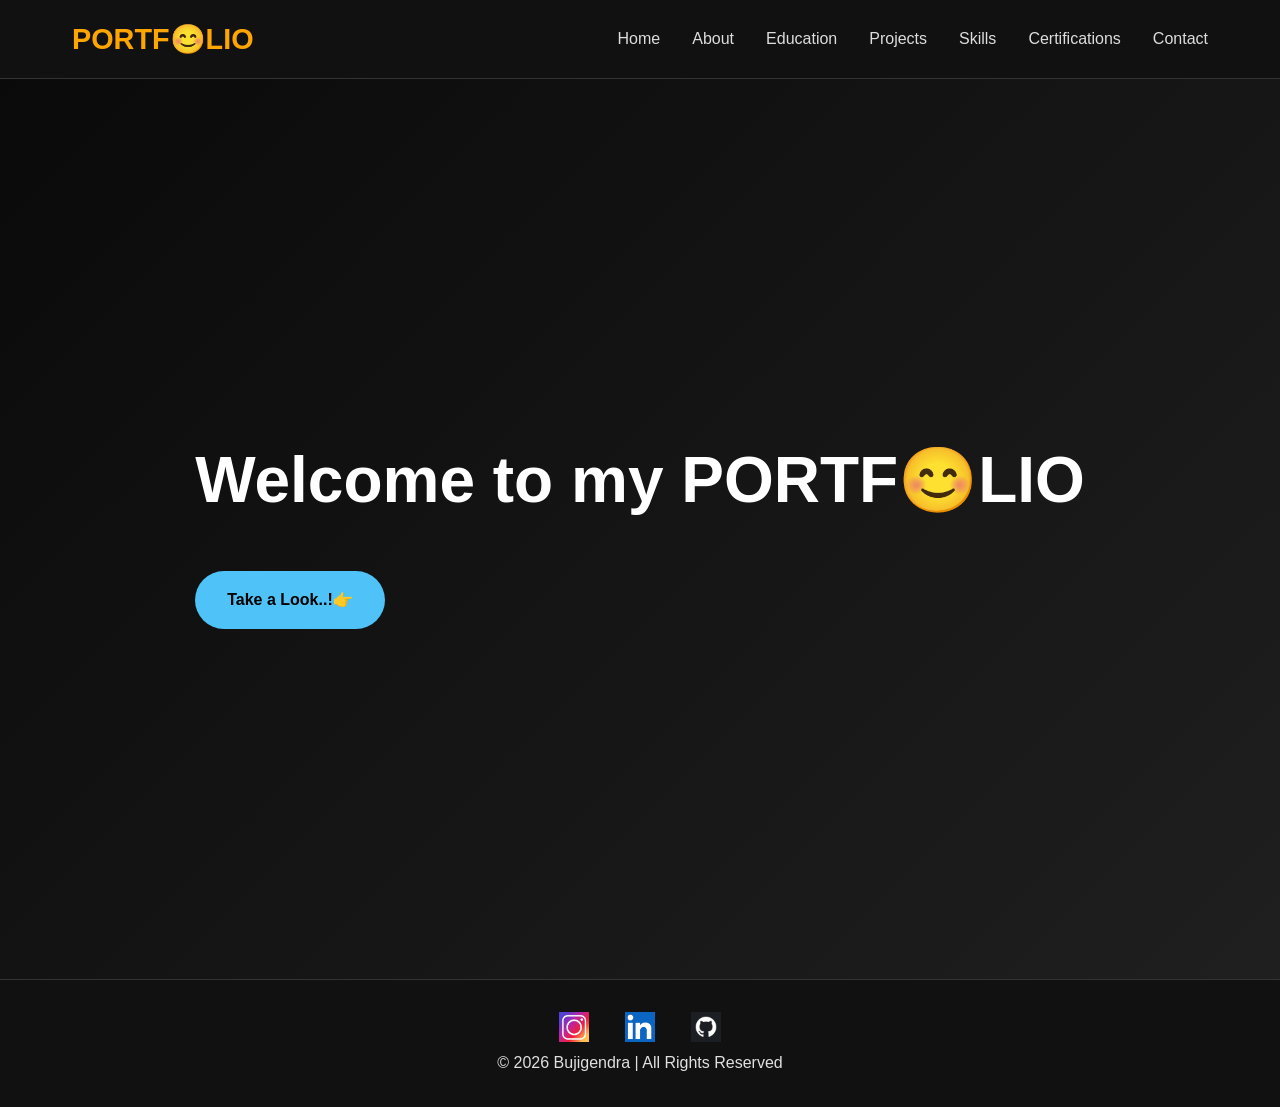
<file: index.html>
<!DOCTYPE html>
<html lang="en">
<head>
    <meta charset="UTF-8">
    <meta name="viewport" content="width=device-width, initial-scale=1.0">
    <title>Bujigendra Reddy - Home</title>
    <link rel="stylesheet" href="styles.css">
</head>
<body>
    <!-- HEADER (same in all files) -->
    <header>
        <nav>
            <div class="nav-container">
            <div class="logo">PORTF😊LIO</div>
                <ul>
                    <li><a href="home.html" class="active">Home</a></li>
                    <li><a href="about.html">About</a></li>
                    <li><a href="education.html">Education</a></li>
                    <li><a href="projects.html">Projects</a></li>
                    <li><a href="skills.html">Skills</a></li>
                    <li><a href="certifications.html">Certifications</a></li>
                    <li><a href="contact.html">Contact</a></li>
                </ul>
            </div>
        </nav>
    </header>

    <!-- WELCOME -->
    <main class="welcome">
        <div class="wel-content">
            <div class="wel-text">
                <h1>Welcome to my PORTF😊LIO</h1>
                <a href="home.html" class="btn">Take a Look..!👉</a>
            </div>
        </div>
    </main>

    <!-- FOOTER -->
    <footer>
        <div class="social-links">
            <a href="https://www.instagram.com/bujigendra_reddy">
                <img src="instagram.png" alt="Instagram">
            </a>
            <a href="https://www.linkedin.com/in/bujigendra-reddy-966723347/">
                <img src="linkedin.png" alt="LinkedIn">
            </a>
            <a href="https://github.com/bujigendrareddy0220-ai">
                <img src="github.webp" alt="GitHub">
            </a>
        </div>
        <p class="copyright">© 2026 Bujigendra | All Rights Reserved</p>
    </footer>
</body>
</html>
</file>
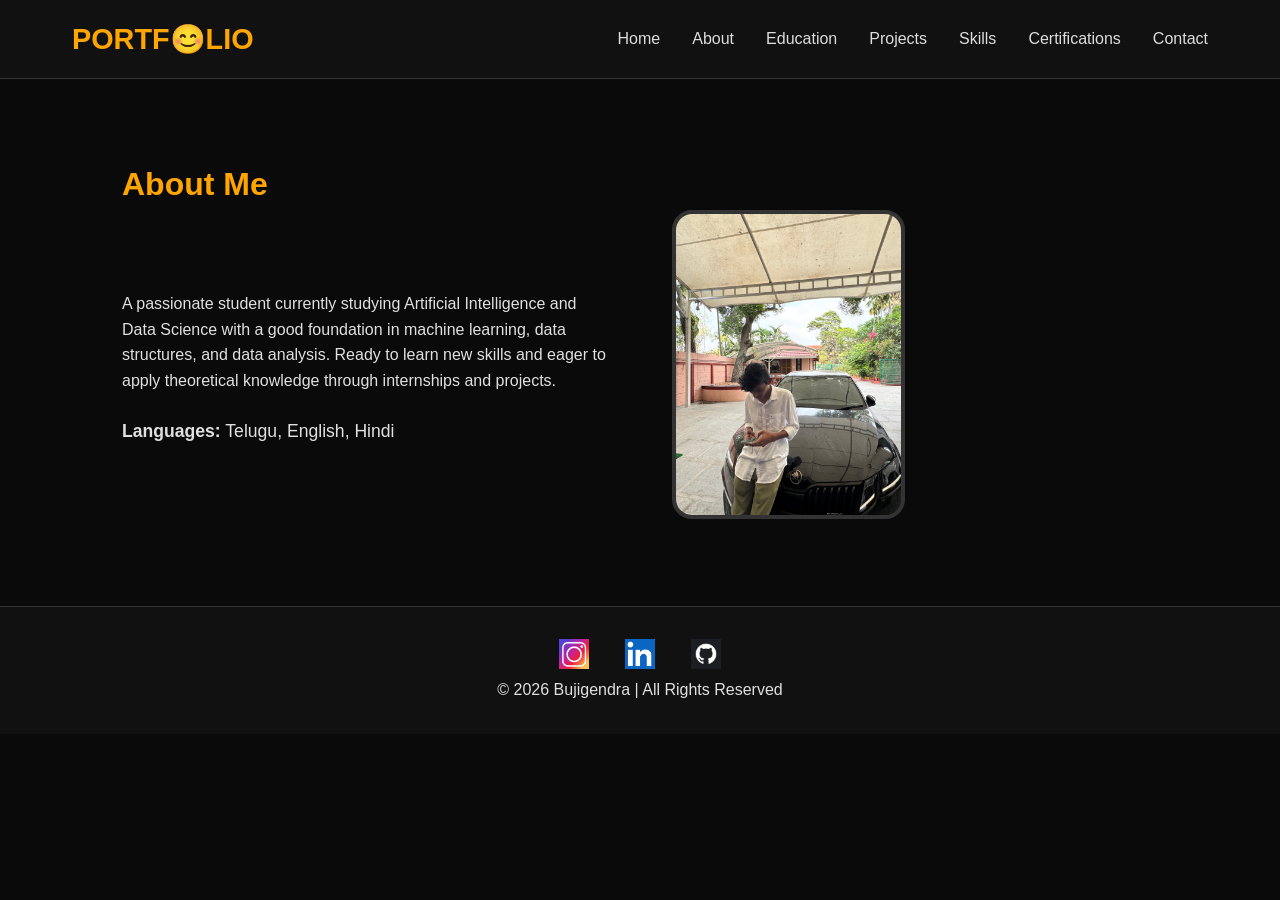
<file: about.html>
<!DOCTYPE html>
<html lang="en">
<head>
    <meta charset="UTF-8">
    <meta name="viewport" content="width=device-width, initial-scale=1.0">
    <title>Bujigendra Reddy - About</title>
    <link rel="stylesheet" href="styles.css">
</head>
<body>
    <!-- HEADER -->
    <header>
        <nav>
            <div class="nav-container">
                <div class="logo">PORTF😊LIO</div>
                <ul>
                    <li><a href="home.html">Home</a></li>
                    <li><a href="about.html" class="active">About</a></li>
                    <li><a href="education.html">Education</a></li>
                    <li><a href="projects.html">Projects</a></li>
                    <li><a href="skills.html">Skills</a></li>
                    <li><a href="certifications.html">Certifications</a></li>
                    <li><a href="contact.html">Contact</a></li>
                </ul>
            </div>
        </nav>
    </header>

    <!-- ABOUT -->
    <main class="about-page">
        <div class="container">
            <h1>About Me</h1>
            <div class="about-grid">
                <div class="about-text">
                    <p>A passionate student currently studying Artificial Intelligence and Data Science with a good foundation in machine learning, data structures, and data analysis. Ready to learn new skills and eager to apply theoretical knowledge through internships and projects.</p>
                    <div class="languages">
                        <strong>Languages:</strong> Telugu, English, Hindi
                    </div>
                </div>
                <div class="about-image">
                    <!-- SAME PHOTO AS HOME -->
                    <img src="my2.jpeg" alt="Bujigendra Reddy Profile Photo" onerror="this.src='https://via.placeholder.com/500x500/1f1f1f/ffffff?text=Your+Photo';">
                </div>
            </div>
        </div>
    </main>

    <!-- FOOTER -->
    <footer>
        <div class="social-links">
            <a href="https://www.instagram.com/bujigendra_reddy">
                <img src="instagram.png" alt="Instagram">
            </a>
            <a href="https://www.linkedin.com/in/bujigendra-reddy-966723347/">
                <img src="linkedin.png" alt="LinkedIn">
            </a>
            <a href="https://github.com/bujigendrareddy0220-ai">
                <img src="github.webp" alt="GitHub">
            </a>
        <p class="copyright">© 2026 Bujigendra | All Rights Reserved</p>
    </footer>
</body>
</html>
</file>
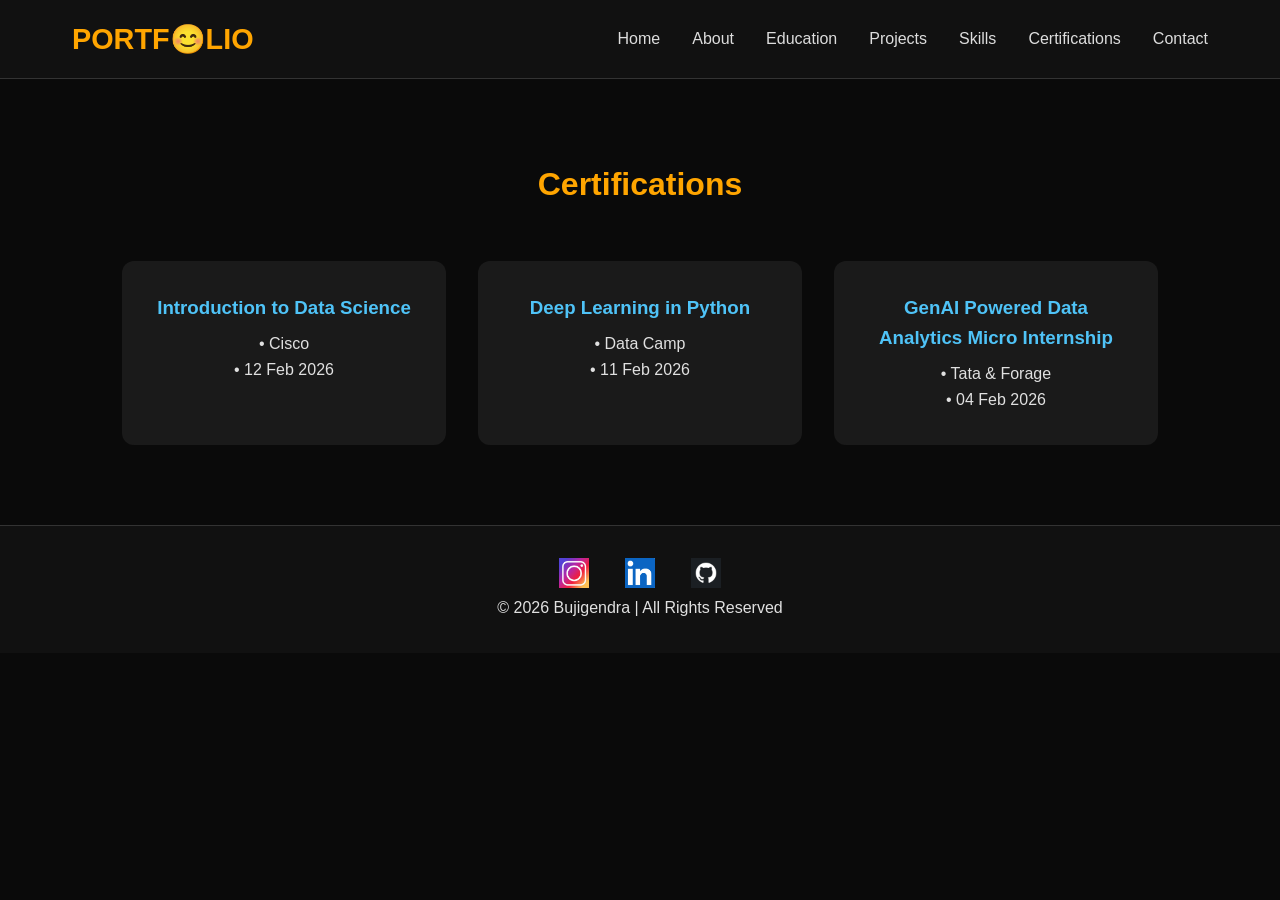
<file: certifications.html>
<!DOCTYPE html>
<html lang="en">
<head>
    <meta charset="UTF-8">
    <meta name="viewport" content="width=device-width, initial-scale=1.0">
    <title>Bujigendra Reddy - Certifications</title>
    <link rel="stylesheet" href="styles.css">
</head>
<body>
    <!-- HEADER -->
    <header>
        <nav>
            <div class="nav-container">
                <div class="logo">PORTF😊LIO</div>
                <ul>
                    <li><a href="home.html">Home</a></li>
                    <li><a href="about.html">About</a></li>
                    <li><a href="education.html">Education</a></li>
                    <li><a href="projects.html">Projects</a></li>
                    <li><a href="skills.html">Skills</a></li>
                    <li><a href="certifications.html" class="active">Certifications</a></li>
                    <li><a href="contact.html">Contact</a></li>
                </ul>
            </div>
        </nav>
    </header>

    <!-- CERTIFICATIONS -->
    <main class="certifications-page">
        <div class="container">
            <h1>Certifications</h1><br><br>
            <div class="cert-grid">
                <div class="cert-card">
                    <h3>Introduction to Data Science</h3>
                    <p>• Cisco</p>
                    <p>• 12 Feb 2026</p>
                </div>
                <div class="cert-card">
                    <h3>Deep Learning in Python</h3>
                    <p>• Data Camp</p>
                    <p>• 11 Feb 2026</p>
                </div>
                <div class="cert-card">
                    <h3>GenAI Powered Data Analytics Micro Internship</h3>
                    <p>• Tata &amp; Forage</p>
                    <p>• 04 Feb 2026</p>
                </div>
            </div>
        </div>
    </main>

    <!-- FOOTER -->
    <footer>
        <div class="social-links">
            <a href="https://www.instagram.com/bujigendra_reddy">
                <img src="instagram.png" alt="Instagram">
            </a>
            <a href="https://www.linkedin.com/in/bujigendra-reddy-966723347/">
                <img src="linkedin.png" alt="LinkedIn">
            </a>
            <a href="https://github.com/bujigendrareddy0220-ai">
                <img src="github.webp" alt="GitHub">
            </a>
        <p class="copyright">© 2026 Bujigendra | All Rights Reserved</p>
    </footer>
</body>
</html>
</file>
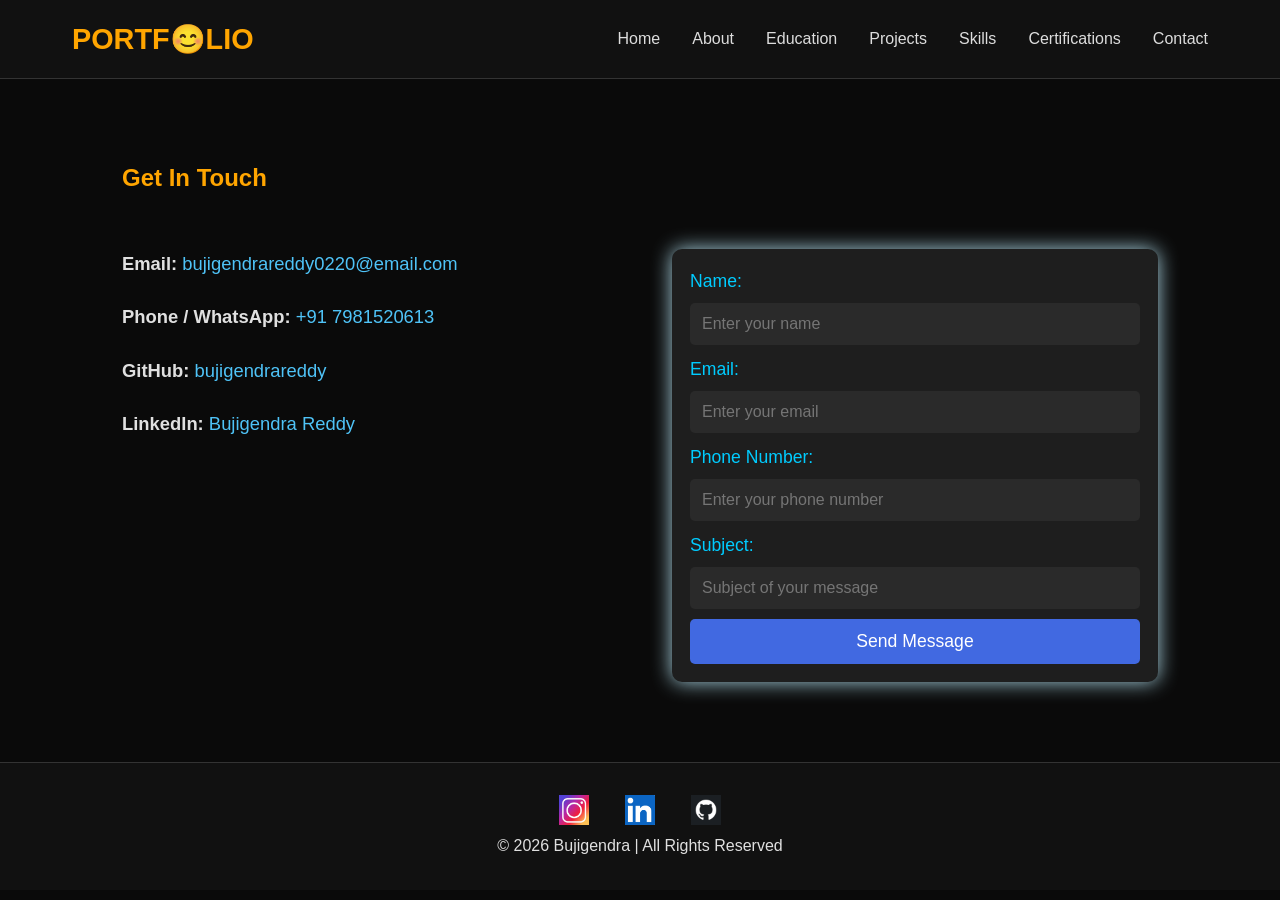
<file: contact.html>
<!DOCTYPE html>
<html lang="en">
<head>
    <meta charset="UTF-8">
    <meta name="viewport" content="width=device-width, initial-scale=1.0">
    <title>Bujigendra Reddy - Contact</title>
    <link rel="stylesheet" href="styles.css">
</head>
<body>
    <!-- HEADER -->
    <header>
        <nav>
            <div class="nav-container">
                <div class="logo">PORTF😊LIO</div>
                <ul>
                    <li><a href="home.html">Home</a></li>
                    <li><a href="about.html">About</a></li>
                    <li><a href="education.html">Education</a></li>
                    <li><a href="projects.html">Projects</a></li>
                    <li><a href="skills.html">Skills</a></li>
                    <li><a href="certifications.html">Certifications</a></li>
                    <li><a href="contact.html" class="active">Contact</a></li>
                </ul>
            </div>
        </nav>
    </header>
    <!-- CONTACT -->
    <section class="contact-page">
        <div class="container">
            <h1>Get In Touch</h1><br><br>
            <div class="contact-grid">
                <div class="contact-info">
                    <p><strong>Email:</strong> <a href="mailto:bujigendrareddy0220@email.com">bujigendrareddy0220@email.com</a></p>
                    <p><strong>Phone / WhatsApp:</strong> <a href="tel:+917981520613">+91 7981520613</a></p>
                    <p><strong>GitHub:</strong> <a href="https://github.com/bujigendrareddy" target="_blank">bujigendrareddy</a></p>
                    <p><strong>LinkedIn:</strong> <a href="https://linkedin.com/in/bujigendrareddy" target="_blank">Bujigendra Reddy</a></p>
                </div>
                <form class="contact-form">
                    <div class="form-group">
                        <label for="name">Name:</label>
                        <input type="text" id="name" placeholder="Enter your name" required>
                    </div>
                    <div class="form-group">
                        <label for="email">Email:</label>
                        <input type="email" id="email" placeholder="Enter your email" required>
                    </div>
                    <div class="form-group">
                        <label for="number">Phone Number:</label>
                        <input type="tel" id="number" placeholder="Enter your phone number">
                    </div>
                    <div class="form-group">
                        <label for="subject">Subject:</label>
                        <input type="text" id="subject" placeholder="Subject of your message">
                    </div>
                    <button type="submit" class="submit-btn">Send Message</button>
                </form>
            </div>
        </div>
    </section>

    <!-- FOOTER -->
    <footer>
        <div class="social-links">
            <a href="https://www.instagram.com/bujigendra_reddy">
                <img src="instagram.png" alt="Instagram">
            </a>
            <a href="https://www.linkedin.com/in/bujigendra-reddy-966723347/">
                <img src="linkedin.png" alt="LinkedIn">
            </a>
            <a href="https://github.com/bujigendrareddy0220-ai">
                <img src="github.webp" alt="GitHub">
            </a>
        </div>
        <p class="copyright">© 2026 Bujigendra | All Rights Reserved</p>
    </footer>
</body>
</html>
</file>
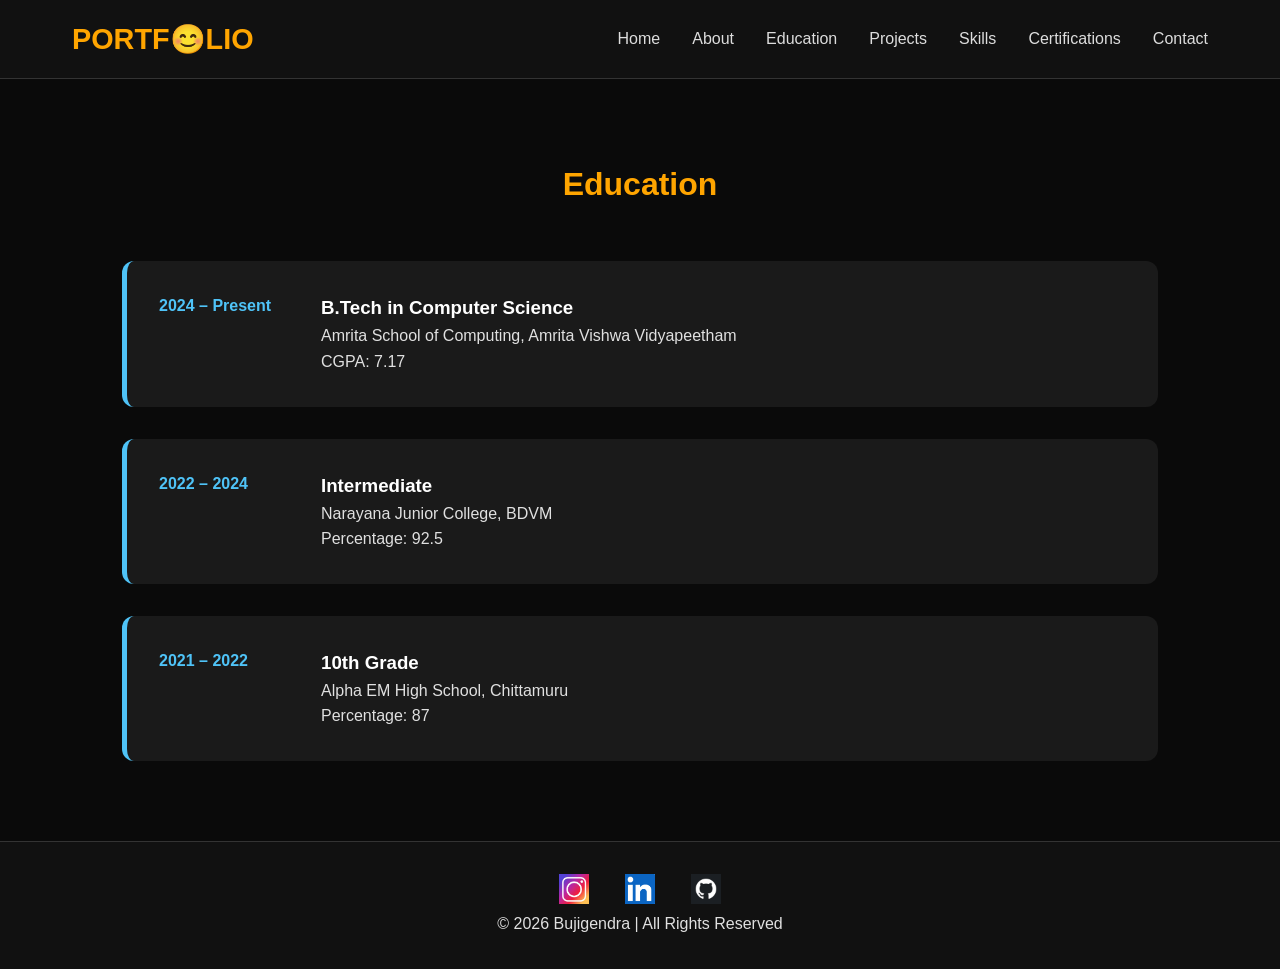
<file: education.html>
<!DOCTYPE html>
<html lang="en">
<head>
    <meta charset="UTF-8">
    <meta name="viewport" content="width=device-width, initial-scale=1.0">
    <title>Bujigendra Reddy - Education</title>
    <link rel="stylesheet" href="styles.css">
</head>
<body>
    <!-- HEADER -->
    <header>
        <nav>
            <div class="nav-container">
                <div class="logo">PORTF😊LIO</div>
                <ul>
                    <li><a href="home.html">Home</a></li>
                    <li><a href="about.html">About</a></li>
                    <li><a href="education.html" class="active">Education</a></li>
                    <li><a href="projects.html">Projects</a></li>
                    <li><a href="skills.html">Skills</a></li>
                    <li><a href="certifications.html">Certifications</a></li>
                    <li><a href="contact.html">Contact</a></li>
                </ul>
            </div>
        </nav>
    </header>

    <!-- EDUCATION -->
    <main class="education-page">
        <div class="container">
          <h1>Education</h1><br><br>
            <div class="timeline">
                <div class="edu-card">
                    <div class="edu-year">2024 – Present</div>
                    <div class="edu-info">
                        <h3>B.Tech in Computer Science</h3>
                        <p class="institution">Amrita School of Computing, Amrita Vishwa Vidyapeetham</p>
                        <p>CGPA: 7.17</p>
                    </div>
                </div>
                <div class="edu-card">
                    <div class="edu-year">2022 – 2024</div>
                    <div class="edu-info">
                        <h3>Intermediate</h3>
                        <p class="institution">Narayana Junior College, BDVM</p>
                        <p>Percentage: 92.5</p>
                    </div>
                </div>
                <div class="edu-card">
                    <div class="edu-year">2021 – 2022</div>
                    <div class="edu-info">
                        <h3>10th Grade</h3>
                        <p class="institution">Alpha EM High School, Chittamuru</p>
                        <p>Percentage: 87</p>
                    </div>
                </div>
                </div>
            </div>
        </div>
    </main>

    <!-- FOOTER -->
   <footer>
        <div class="social-links">
            <a href="https://www.instagram.com/bujigendra_reddy">
                <img src="instagram.png" alt="Instagram">
            </a>
            <a href="https://www.linkedin.com/in/bujigendra-reddy-966723347/">
                <img src="linkedin.png" alt="LinkedIn">
            </a>
            <a href="https://github.com/bujigendrareddy0220-ai">
                <img src="github.webp" alt="GitHub">
            </a>
        <p class="copyright">© 2026 Bujigendra | All Rights Reserved</p>
    </footer>
</body>
</html>
</file>
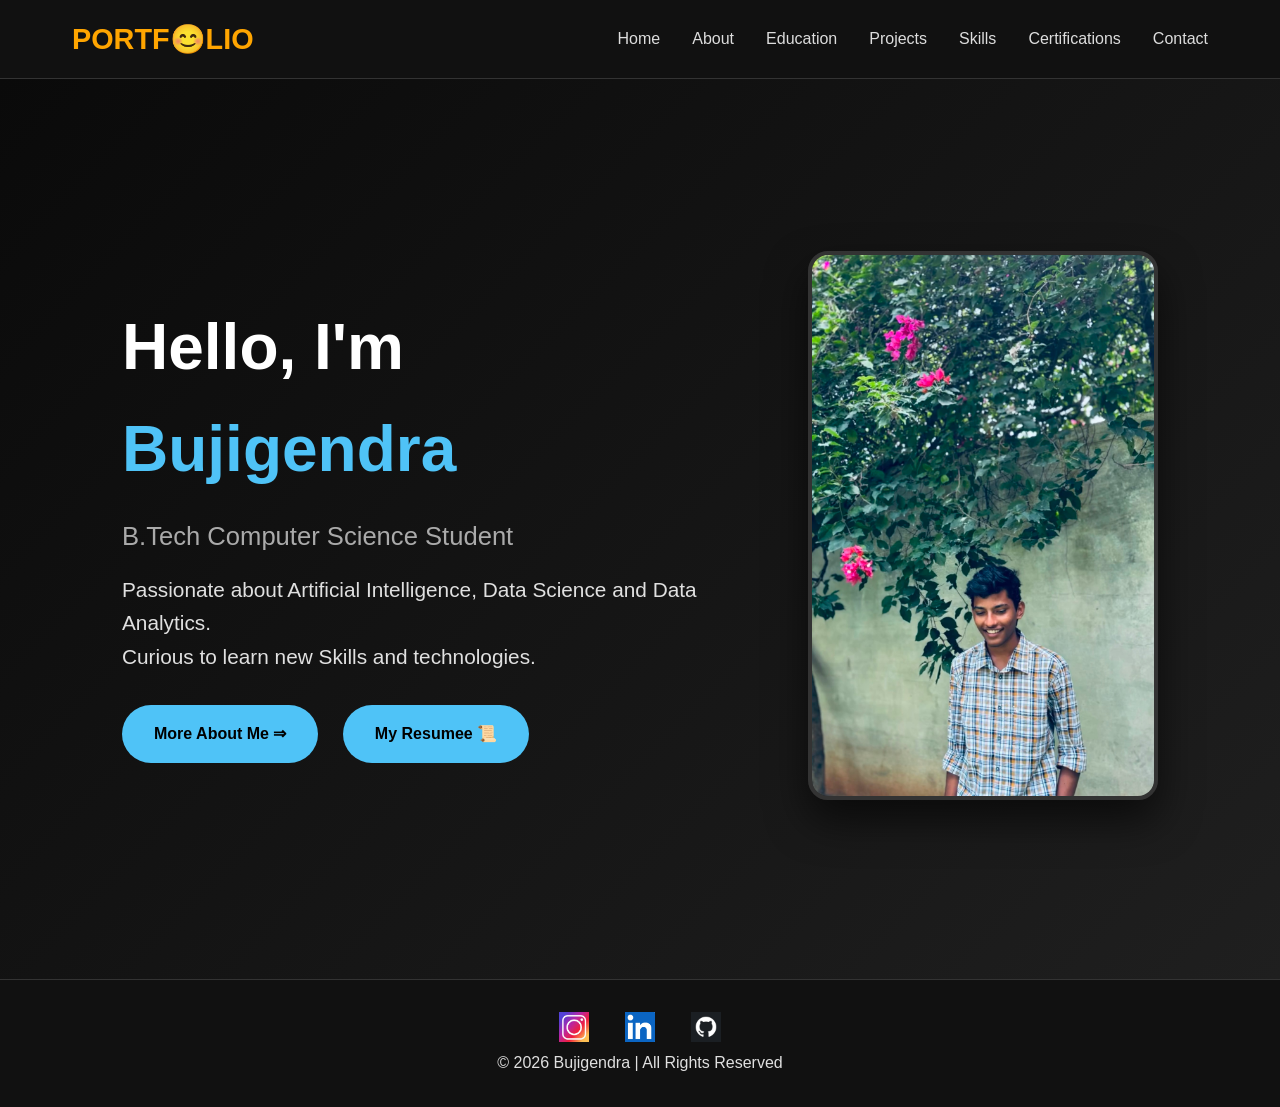
<file: home.html>
<!DOCTYPE html>
<html lang="en">
<head>
    <meta charset="UTF-8">
    <meta name="viewport" content="width=device-width, initial-scale=1.0">
    <title>Bujigendra Reddy - Home</title>
    <link rel="stylesheet" href="styles.css">
</head>
<body>
    <!-- HEADER (same in all files) -->
    <header>
        <nav>
            <div class="nav-container">
            <div class="logo">PORTF😊LIO</div>
                <ul>
                    <li><a href="home.html" class="active">Home</a></li>
                    <li><a href="about.html">About</a></li>
                    <li><a href="education.html">Education</a></li>
                    <li><a href="projects.html">Projects</a></li>
                    <li><a href="skills.html">Skills</a></li>
                    <li><a href="certifications.html">Certifications</a></li>
                    <li><a href="contact.html">Contact</a></li>
                </ul>
            </div>
        </nav>
    </header>

    <!-- HOME / HERO -->
    <main class="home">
        <div class="home-content">
            <div class="home-text">
                <h1>Hello, I'm <span class="highlight">Bujigendra</span></h1>
                <p class="subtitle">B.Tech Computer Science Student</p>
                <p class="tagline">Passionate about Artificial Intelligence, Data Science and  Data Analytics.<br>Curious to learn new Skills and technologies.</p>
                <a href="about.html" class="btn1">More About Me ⇒</a>
                <a href="Resume.pdf" class="btn2">My Resumee 📜 </a>
            </div>
            <div class="home-image">
                <!-- PUT YOUR PHOTO AS "profile.jpg" IN THE SAME FOLDER -->
                <img src="my1.jpeg" alt="Bujigendra Reddy Profile Photo" onerror="this.src='https://via.placeholder.com/500x500/1f1f1f/ffffff?text=Your+Photo';">
            </div>
        </div>
    </main>

    <!-- FOOTER (same in all files) -->
    <footer>
        <div class="social-links">
            <a href="https://www.instagram.com/bujigendra_reddy">
                <img src="instagram.png" alt="Instagram">
            </a>
            <a href="https://www.linkedin.com/in/bujigendra-reddy-966723347/">
                <img src="linkedin.png" alt="LinkedIn">
            </a>
            <a href="https://github.com/bujigendrareddy0220-ai">
                <img src="github.webp" alt="GitHub">
            </a>
        <p class="copyright">© 2026 Bujigendra | All Rights Reserved</p>
    </footer>
</body>
</html>
</file>
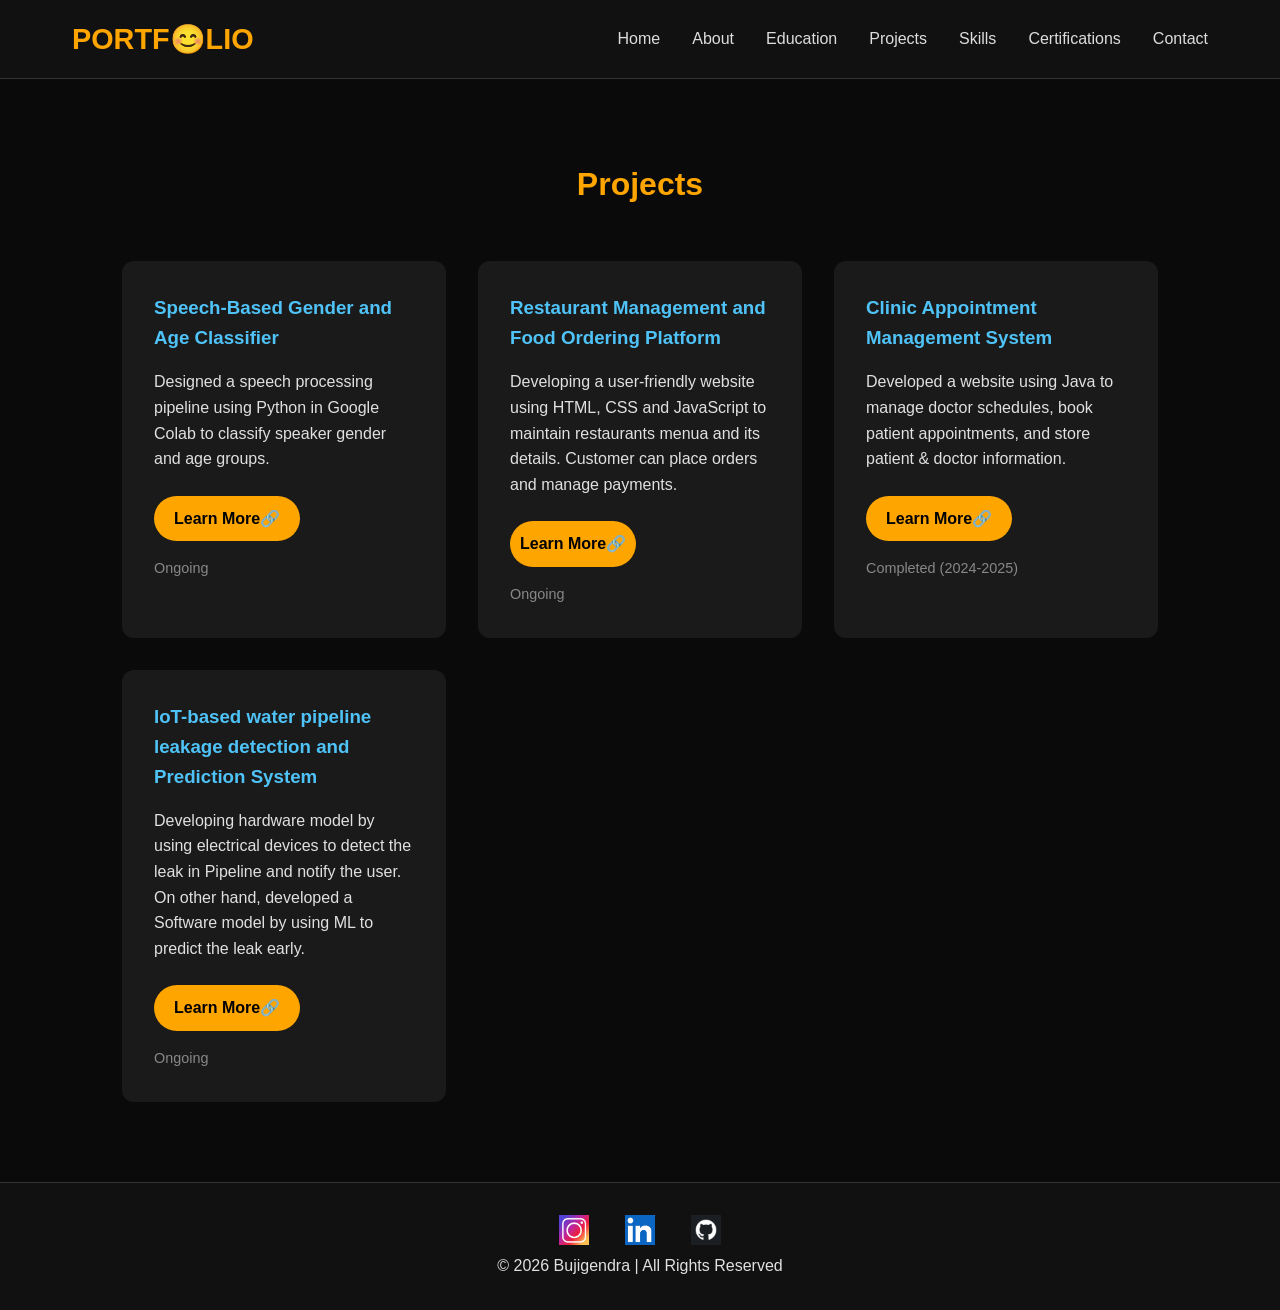
<file: projects.html>
<!DOCTYPE html>
<html lang="en">
<head>
    <meta charset="UTF-8">
    <meta name="viewport" content="width=device-width, initial-scale=1.0">
    <title>Bujigendra Reddy - Projects</title>
    <link rel="stylesheet" href="styles.css">
</head>
<body>
    <!-- HEADER -->
    <header>
        <nav>
            <div class="nav-container">
                <div class="logo">PORTF😊LIO</div>
                <ul>
                    <li><a href="home.html">Home</a></li>
                    <li><a href="about.html">About</a></li>
                    <li><a href="education.html">Education</a></li>
                    <li><a href="projects.html" class="active">Projects</a></li>
                    <li><a href="skills.html">Skills</a></li>
                    <li><a href="certifications.html">Certifications</a></li>
                    <li><a href="contact.html">Contact</a></li>
                </ul>
            </div>
        </nav>
    </header>

    <!-- PROJECTS -->
    <main class="projects-page">
        <div class="container">
            <h1>Projects</h1><br><br>
            <div class="projects-grid">
                <div class="project-card">
                    <h3>Speech-Based Gender and Age Classifier</h3>
                    <p>Designed a speech processing pipeline using Python in Google Colab to classify speaker gender and age groups.</p>
                    <a href="https://github.com/bujigendrareddy0220-ai/Speech-Based-Gender-and-Age-Classifier.git" class="btn_1">Learn More🔗</a>
                    <p class="status">Ongoing</p>
                </div>
                <div class="project-card">
                    <h3>Restaurant Management and Food Ordering Platform</h3>
                    <p>Developing a user-friendly website using HTML, CSS and JavaScript to maintain restaurants menua and its details. Customer can place orders and manage payments.</p>
                    <a href="https://github.com/bujigendrareddy0220-ai/project-2.git" class="btn_2">Learn More🔗</a>
                    <p class="status">Ongoing</p>
                </div>
                <div class="project-card">
                    <h3>Clinic Appointment Management System</h3>
                    <p>Developed a website using Java to manage doctor schedules, book patient appointments, and store patient & doctor information.</p>
                    <a href="https://github.com/bujigendrareddy0220-ai/project-3.git" class="btn_3">Learn More🔗</a>
                    <p class="status">Completed (2024-2025)</p>
                </div>
                <div class="project-card">
                    <h3>IoT-based water pipeline leakage detection and Prediction System</h3>
                    <p>Developing hardware model by using electrical devices to detect the leak in Pipeline and notify the user. On other hand, developed a Software model by using ML to predict the leak early. </p>
                    <a href="https://github.com/bujigendrareddy0220-ai/project-4.git" class="btn_4">Learn More🔗</a>
                    <p class="status">Ongoing</p>
                </div>
            </div>
        </div>
    </main>

    <!-- FOOTER -->
    <footer>
        <div class="social-links">
            <a href="https://www.instagram.com/bujigendra_reddy">
                <img src="instagram.png" alt="Instagram">
            </a>
            <a href="https://www.linkedin.com/in/bujigendra-reddy-966723347/">
                <img src="linkedin.png" alt="LinkedIn">
            </a>
            <a href="https://github.com/bujigendrareddy0220-ai">
                <img src="github.webp" alt="GitHub">
            </a>
        <p class="copyright">© 2026 Bujigendra | All Rights Reserved</p>
    </footer>
</body>
</html>
</file>
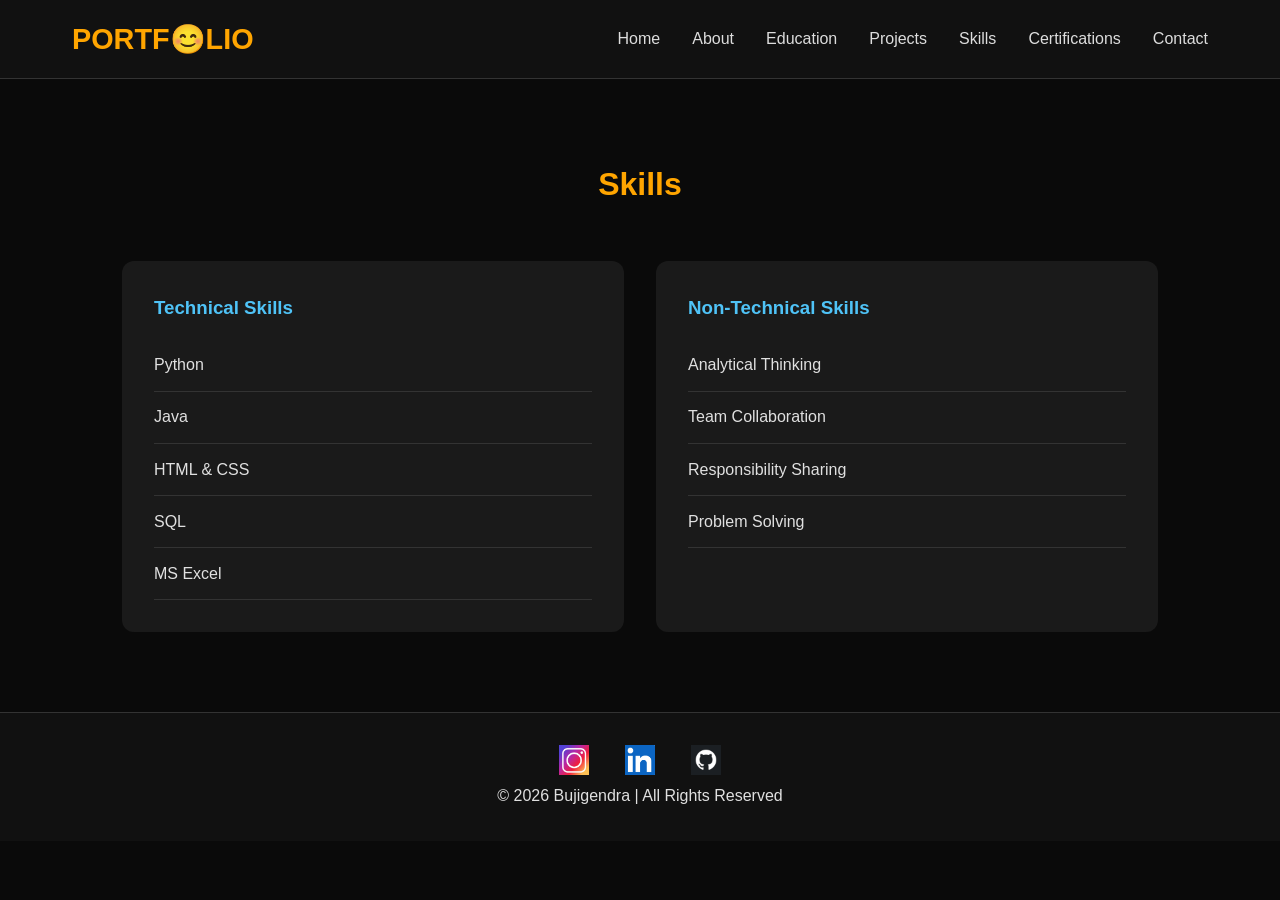
<file: skills.html>
<!DOCTYPE html>
<html lang="en">
<head>
    <meta charset="UTF-8">
    <meta name="viewport" content="width=device-width, initial-scale=1.0">
    <title>Bujigendra Reddy - Skills</title>
    <link rel="stylesheet" href="styles.css">
</head>
<body>
    <!-- HEADER -->
    <header>
        <nav>
            <div class="nav-container">
                <div class="logo">PORTF😊LIO</div>
                <ul>
                    <li><a href="home.html">Home</a></li>
                    <li><a href="about.html">About</a></li>
                    <li><a href="education.html">Education</a></li>
                    <li><a href="projects.html">Projects</a></li>
                    <li><a href="skills.html" class="active">Skills</a></li>
                    <li><a href="certifications.html">Certifications</a></li>
                    <li><a href="contact.html">Contact</a></li>
                </ul>
            </div>
        </nav>
    </header>

    <!-- SKILLS -->
    <main class="skills-page">
        <div class="container">
            <h1>Skills</h1><br><br>
            <div class="skills-grid">
                <div class="skill-category">
                    <h3>Technical Skills</h3>
                    <ul>
                        <li>Python</li>
                        <li>Java</li>
                        <li>HTML &amp; CSS</li>
                        <li>SQL</li>
                        <li>MS Excel</li>
                    </ul>
                </div>
                <div class="skill-category">
                    <h3>Non-Technical Skills</h3>
                    <ul>
                        <li>Analytical Thinking</li>
                        <li>Team Collaboration</li>
                        <li>Responsibility Sharing</li>
                        <li>Problem Solving</li>
                    </ul>
                </div>
            </div>
        </div>
    </main>

    <!-- FOOTER -->
    <footer>
        <div class="social-links">
            <a href="https://www.instagram.com/bujigendra_reddy">
                <img src="instagram.png" alt="Instagram">
            </a>
            <a href="https://www.linkedin.com/in/bujigendra-reddy-966723347/">
                <img src="linkedin.png" alt="LinkedIn">
            </a>
            <a href="https://github.com/bujigendrareddy0220-ai">
                <img src="github.webp" alt="GitHub">
            </a>
        <p class="copyright">© 2026 Bujigendra | All Rights Reserved</p>
    </footer>
</body>
</html>
</file>
<file: styles.css>
:root {
    --bg: #0a0a0a;
    --card-bg: #1a1a1a;
    --title:orange;
    --text: #e0e0e0;
    --heading: #ffffff;
    --accent: #4fc3f7;
}

* {
    margin: 0;
    padding: 0;
    box-sizing: border-box;
}

html {
    scroll-behavior: smooth;
}

body {
    font-family: 'Segoe UI', Tahoma, Geneva, Verdana, sans-serif;
    background-color: var(--bg);
    color: var(--text);
    line-height: 1.6;
}

/* HEADER */
header {
    background-color: #111111;
    position: sticky;
    top: 0;
    z-index: 100;
    border-bottom: 1px solid #333;
}

.nav-container {
    max-width: 1200px;
    margin: 0 auto;
    padding: 1rem 2rem;
    display: flex;
    justify-content: space-between;
    align-items: center;
}

.logo {
    font-size: 1.8rem;
    font-weight: 700;
    color: var(--title);
}

nav ul {
    display: flex;
    list-style: none;
    gap: 2rem;
}

nav a {
    color: #ddd;
    text-decoration: none;
    font-weight: 500;
    transition: color 0.3s ease;
}

nav a:hover {
    color: var(--accent);
}

/* FOOTER */
footer {
    background-color: #111111;
    text-align: center;
    padding: 2rem;
    border-top: 1px solid #333;
}

.social-links a {
    color: #aaa;
    margin: 0 1rem;
    text-decoration: none;
}

.social-links img {
    width: 30px;
    height: 30px;
    transition: all 0.3s ease;
}

.social-links img:hover {
    transform: scale(1.2);
}

.social-links a:hover {
    color: var(--accent);
}

.container {
    max-width: 1100px;
    margin: 0 auto;
    padding: 5rem 2rem;
}

.section {
    padding: 6rem 0;
    background-color: var(--bg);
}

/*WELCOME PAGE*/
.welcome {
    min-height: 100vh;
    background: linear-gradient(135deg, #0a0a0a, #1f1f1f);
    display: flex;
    align-items: center;
    justify-content: center;
}

.wel-content {
    max-width: 1100px;
    margin: 0 auto;
    padding: 2rem;
    display: flex;
    align-items: center;
    gap: 4rem;
    flex-wrap: wrap;
}

.wel-text {
    flex: 1;
}

.wel-text h1 {
    font-size: 4rem;
    color: var(--heading);
    margin-bottom: 1rem;
}

.btn {
    display: inline-block;
    background-color: var(--accent);
    color: #000;
    padding: 1rem 2rem;
    border-radius: 50px;
    text-decoration: none;
    font-weight: 600;
    transition: transform 0.3s ease;
    margin-top: 1.5rem;
}

.btn:hover {
    transform: translateY(-3px);
}

/* HOME PAGE */
.home {
    min-height: 100vh;
    background: linear-gradient(135deg, #0a0a0a, #1f1f1f);
    display: flex;
    align-items: center;
    justify-content: center;
}

.home-content {
    max-width: 1100px;
    margin: 0 auto;
    padding: 2rem;
    display: flex;
    align-items: center;
    gap: 4rem;
    flex-wrap: wrap;
}

.home-text {
    flex: 1;
}

.home-text h1 {
    font-size: 4rem;
    color: var(--heading);
    margin-bottom: 1rem;
}

.highlight {
    color: var(--accent);
}

.subtitle {
    font-size: 1.6rem;
    color: #aaa;
    margin-bottom: 1rem;
}

.tagline {
    font-size: 1.3rem;
    margin-bottom: 2rem;
}

.btn1 {
    display: inline-block;
    background-color: var(--accent);
    color: #000;
    padding: 1rem 2rem;
    border-radius: 50px;
    text-decoration: none;
    font-weight: 600;
    margin-right: 20px;
    transition: transform 0.3s ease;
}

.btn2 {
    display: inline-block;
    background-color: var(--accent);
    color: #000;
    padding: 1rem 2rem;
    border-radius: 50px;
    text-decoration: none;
    font-weight: 600;
    transition: transform 0.3s ease;
}
.btn:hover {
    transform: translateY(-3px);
}

.home-image img {
    width: 100%;
    max-width: 350px;
    border-radius: 20px;
    border: 4px solid #333;
    box-shadow: 0 20px 40px rgba(0, 0, 0, 0.6);
}

/* ABOUT */
.about-grid {
    display: grid;
    grid-template-columns: 1fr 1fr;
    gap: 4rem;
    align-items: center;
}

.about-page h1 {
    color: var(--title);
}
.about-page.container h3 {
    color: var(--title);
}

.about-image img {
    width: 48%;
    border-radius: 20px;
    border: 4px solid #333;
}

.languages {
    margin-top: 1.5rem;
    font-size: 1.1rem;
}

/* EDUCATION TIMELINE */
.timeline {
    display: flex;
    flex-direction: column;
    gap: 2rem;
}

.education-page h1 {
    color: var(--title);
    text-align: center;
}

.edu-card {
    background-color: var(--card-bg);
    padding: 2rem;
    border-radius: 12px;
    border-left: 5px solid var(--accent);
    display: flex;
    gap: 2rem;
}

.edu-year {
    font-weight: 600;
    color: var(--accent);
    min-width: 130px;
}

.edu-info h3 {
    color: var(--heading);
}

/* PROJECTS */
.projects-grid {
    display: grid;
    grid-template-columns: repeat(auto-fit, minmax(320px, 1fr));
    gap: 2rem;
}

.projects-page h1 {
    color: var(--title);
    text-align: center;
}

.project-card {
    background-color: var(--card-bg);
    padding: 2rem;
    border-radius: 12px;
    transition: transform 0.3s ease, box-shadow 0.3s ease;
}
.project-card:hover {
    transform: translateY(-8px);
    box-shadow: 0 15px 30px rgba(0, 0, 0, 0.5);
}

.project-card h3 {
    color: var(--accent);
    margin-bottom: 1rem;
}

.btn_1 {
    display: inline-block;
    background-color: var(--title);
    color: #000;
    padding: 10px 20px;
    border-radius: 50px;
    text-decoration: none;
    font-weight: 600;
    transition: transform 0.3s ease;
    margin-top: 1.5rem;
}

.btn_2 {
    display: inline-block;
    background-color: var(--title);
    color: #000;
    padding: 10px;
    border-radius: 50px;
    text-decoration: none;
    font-weight: 600;
    transition: transform 0.3s ease;
    margin-top: 1.5rem;
}

.btn_3 {
    display: inline-block;
    background-color: var(--title);
    color: #000;
    padding: 10px 20px;
    border-radius: 50px;
    text-decoration: none;
    font-weight: 600;
    transition: transform 0.3s ease;
    margin-top: 1.5rem;
}

.btn_4 {
    display: inline-block;
    background-color: var(--title);
    color: #000;
    padding: 10px 20px;
    border-radius: 50px;
    text-decoration: none;
    font-weight: 600;
    transition: transform 0.3s ease;
    margin-top: 1.5rem;
}

.status {
    font-size: 0.9rem;
    color: #888;
    margin-top: 1rem;
}

/* SKILLS */
.skills-grid {
    display: grid;
    grid-template-columns: repeat(auto-fit, minmax(280px, 1fr));
    gap: 2rem;
}

.skills-page h1 {
    color: var(--title);
    text-align: center;
}

.skill-category {
    background-color: var(--card-bg);
    padding: 2rem;
    border-radius: 12px;
}

.skill-category h3 {
    color: var(--accent);
    margin-bottom: 1rem;
}

.skill-category ul {
    list-style: none;
}

.skill-category li {
    padding: 0.8rem 0;
    border-bottom: 1px solid #333;
}

/* CERTIFICATIONS */
.cert-grid {
    display: grid;
    grid-template-columns: repeat(auto-fit, minmax(300px, 1fr));
    gap: 2rem;
}

.certifications-page h1 {
    color: var(--title);
    text-align: center;
}

.cert-card {
    background-color: var(--card-bg);
    padding: 2rem;
    border-radius: 12px;
    text-align: center;
}

.cert-card h3 {
    color: var(--accent);
    margin-bottom: 0.5rem;
}

/* CONTACT */
.contact-grid {
    display: grid;
    grid-template-columns: 1fr 1fr;
    gap: 4rem;
}

.contact-page h1 {
    color: var(--title);
}
.contact-info p {
    margin-bottom: 1.5rem;
    font-size: 1.15rem;
}

.contact-info a {
    color: var(--accent);
    text-decoration: none;
}

.contact-info a:hover {
    text-decoration: underline;
}

.contact-form {
    background-color: #1e1e1e;
    padding: 18px;
    border-radius: 10px;
    box-shadow: 0 0 20px lightblue;
}

.form-group {
    margin-bottom: 10px;
}

.contact-form label {
    display: block;
    margin-bottom: 8px;
    color: #00ccff;
    font-size: 1.1rem;
}

.contact-form input {
    width: 100%;
    padding: 12px;
    border: none;
    border-radius: 5px;
    background-color: #2a2a2a;
    color: white;
    font-size: 1rem;
}

.contact-form input:focus {
    outline: 2px solid orangered;
}

.submit-btn {
    width: 100%;
    padding: 12px;
    background-color: royalblue;
    color: white;
    border: none;
    border-radius: 5px;
    font-size: 1.1rem;
    cursor: pointer;
    transition: all 0.3s ease;
}

.submit-btn:hover {
    background-color: olive;
}
/* RESPONSIVE for Mobile Devices  */

@media (max-width: 768px) {
    .nav-container {
        flex-direction: column;
        padding: 1rem;
    }
    
    .logo {
        font-size: 1.5rem;
        margin-bottom: 1rem;
    }
    
    nav ul {
        flex-direction: column;
        gap: 0.8rem;
        width: 100%;
        background-color: #1a1a1a;
        padding: 1rem;
        border-radius: 8px;
    }
    
    nav a {
        display: block;
        padding: 0.5rem 0;
    }
    
    .welcome, 
    .home,
    .contact-page{
        min-height: auto;
        padding: 2rem 0;
    }
    
    .wel-content,
    .home-content {
        flex-direction: column;
        gap: 2rem;
        padding: 1.5rem;
    }
    
    .wel-text,
    .home-text {
        text-align: center;
        width: 100%;
    }
    
    .wel-text h1,
    .home-text h1 {
        font-size: 2.2rem;
        margin-bottom: 1.5rem;
    }
    
    .btn {
        display: inline-block;
        margin-top: 1rem;
    }
    
    .subtitle {
        font-size: 1.2rem;
    }
    
    .tagline {
        font-size: 1rem;
    }
    
    .home-image img,
    .about-image img {
        width: 100%;
        max-width: 250px;
        margin: 0 auto;
    }

    .about-grid {
        flex-direction: column;
        gap: 2rem;
    }
    
    .about-page h1,
    .contact-page h1 {
        font-size: 2.5rem;
    }

    .edu-card {
        flex-direction: column;
        gap: 1rem;
    }

    .projects-grid,
    .skills-grid,
    .cert-grid,
    .contact-grid {
        grid-template-columns: 1fr;
    }
    
    .projects-page h1,
    .skills-page h1,
    .certifications-page h1,
    .contact-page h1 {
        font-size: 2.5rem;
        text-align: center;
    }

    .contact-info {
        text-align: center;
    }
    
    .contact-info p {
        margin-bottom: 1rem;
        font-size: 1rem;
    }
    
    .contact-form {
        background-color: #1e1e1e;
        padding: 1.5rem;
        border-radius: 10px;
        box-shadow: 0 0 20px rgba(255, 69, 0, 0.2);
    }
    
    .form-group {
        margin-bottom: 1.2rem;
    }
    
    .contact-form label {
        font-size: 1rem;
        margin-bottom: 0.6rem;
    }
    
    .contact-form input,
    .submit-btn {
        padding: 0.9rem;
        font-size: 1rem;
    }
    
    .container {
        padding: 2rem 1rem;
    }
}
</file>
